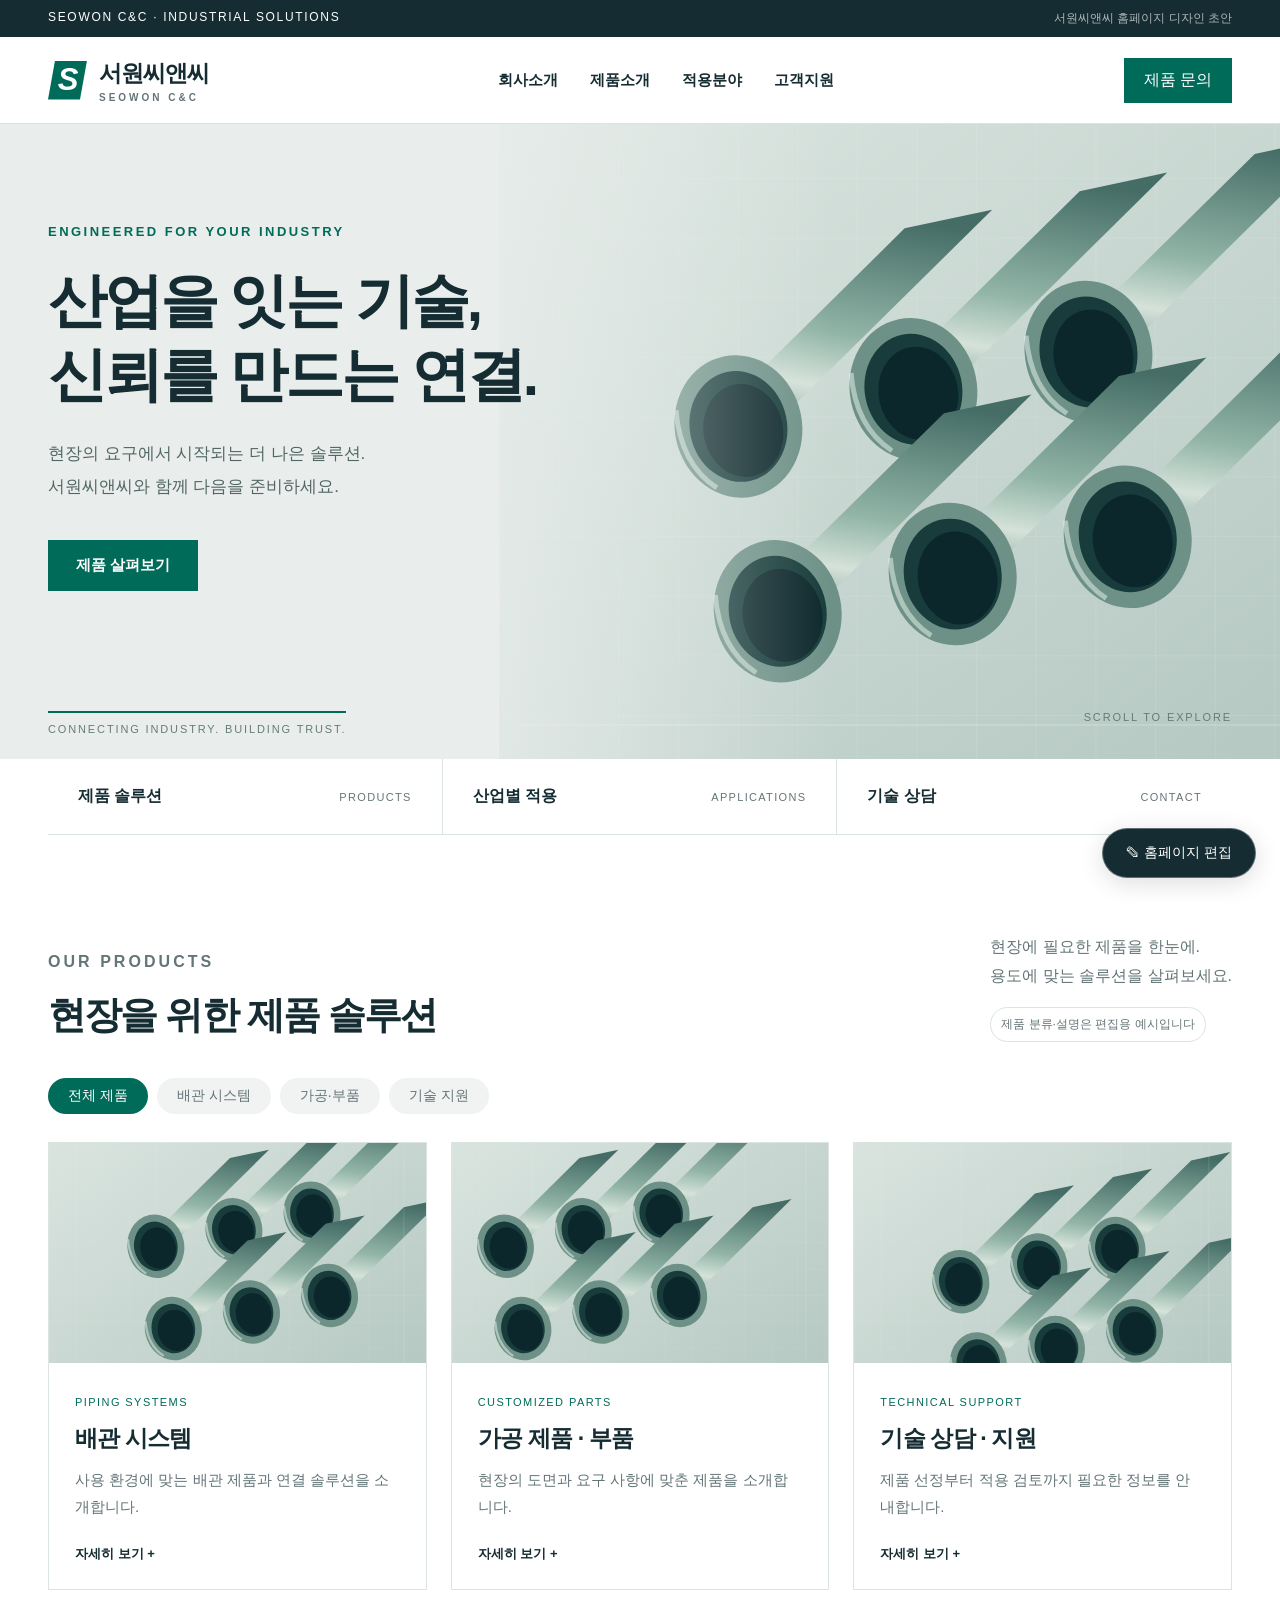
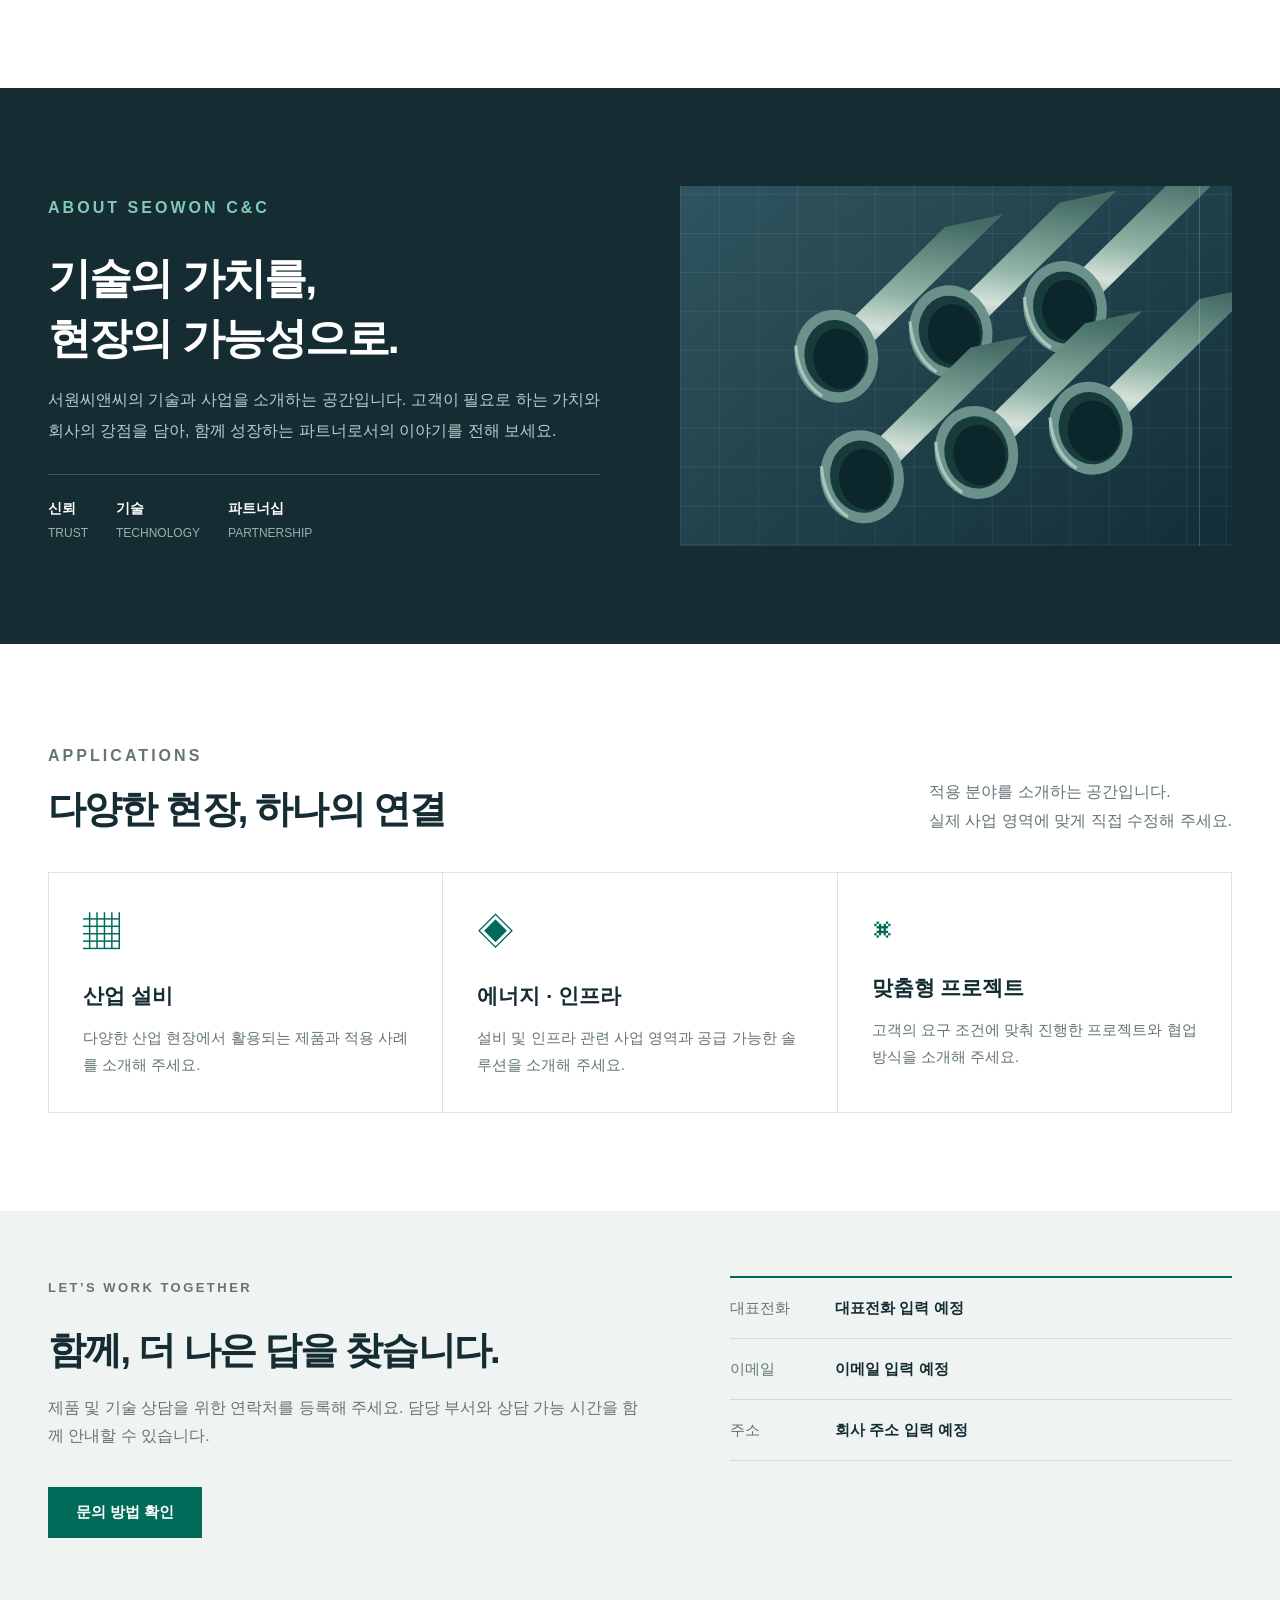
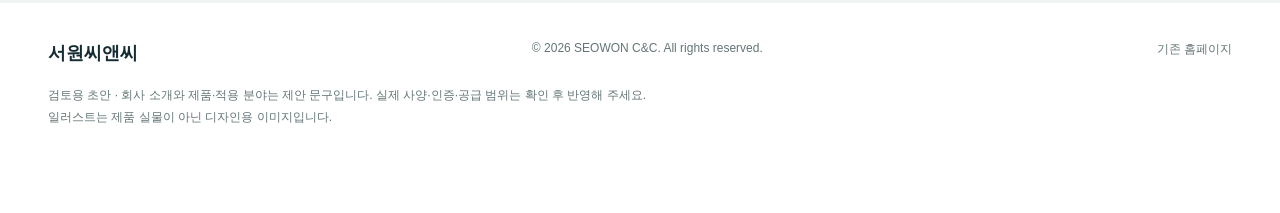
<file: 서원씨앤씨-홈페이지-초안.html>
<!doctype html>
<html lang="ko"><head><meta charset="utf-8"><meta name="viewport" content="width=device-width,initial-scale=1"><meta name="description" content="서원씨앤씨 홈페이지 디자인 초안"><title>서원씨앤씨 | 산업을 잇는 더 나은 기술</title>
<style>
:root{--accent:#006b59;--ink:#152c32;--muted:#647577;--line:#dce4e2;--pale:#eff4f2}*{box-sizing:border-box}html{scroll-behavior:smooth;scroll-padding-top:110px}body{margin:0;font-family:"Pretendard","Noto Sans KR","Malgun Gothic",sans-serif;color:var(--ink);background:#fff}button,input,textarea,select{font:inherit}button,a,input{ -webkit-tap-highlight-color:transparent}button,a{cursor:pointer}a{color:inherit;text-decoration:none}button{border:0}button:focus-visible,a:focus-visible{outline:3px solid #e6ac42;outline-offset:4px}.wrap{max-width:1320px;margin:auto;padding:0 48px}.topline{font-size:12px;letter-spacing:.14em;background:var(--ink);color:#fff;padding:10px 0}.topline .wrap{display:flex;justify-content:space-between}.topline span:last-child{opacity:.65;letter-spacing:0}header{position:sticky;top:0;z-index:10;background:#fffffff5;border-bottom:1px solid var(--line);backdrop-filter:blur(12px)}.nav{height:86px;display:flex;align-items:center;justify-content:space-between;gap:30px}.brand{display:flex;align-items:center;gap:12px;font-size:23px;font-weight:800;letter-spacing:-1px}.mark{width:39px;height:39px;background:var(--accent);color:white;display:grid;place-items:center;font-size:31px;font-style:italic;clip-path:polygon(18% 0,100% 0,82% 100%,0 100%)}.brand small{display:block;font-size:10px;letter-spacing:3px;margin-top:3px;color:var(--muted)}nav{display:flex;gap:32px;font-size:15px;font-weight:600}.nav .contact{padding:12px 20px;background:var(--accent);color:white}.menu{display:none}.hero{position:relative;overflow:hidden;background:#e9eeec;min-height:635px}.hero .wrap{position:relative;z-index:2;padding-top:100px;padding-bottom:95px}.eyebrow{font-size:13px;letter-spacing:.19em;font-weight:700;color:var(--accent);margin:0 0 25px}.hero h1{font-size:clamp(40px,4.6vw,64px);line-height:1.26;letter-spacing:-3px;max-width:650px;margin:0 0 26px;white-space:pre-line}.hero p.desc{line-height:1.9;color:#526664;font-size:17px;max-width:430px;white-space:pre-line}.cta{display:inline-block;padding:16px 28px;background:var(--accent);color:white;font-size:15px;font-weight:600;margin-top:20px}.heroart{position:absolute;right:-5%;top:0;width:66%;height:100%;object-fit:cover;opacity:1}.heroshade{position:absolute;inset:0;background:linear-gradient(90deg,#e9eeec 0%,#e9eeecf5 31%,#e9eeec00 65%)}.herobottom{position:absolute;bottom:24px;left:48px;right:48px;display:flex;justify-content:space-between;font-size:11px;letter-spacing:.17em;color:#667b77}.herobottom span:first-child{border-top:2px solid var(--accent);padding-top:10px}.quick{display:grid;grid-template-columns:repeat(3,1fr);border-bottom:1px solid var(--line)}.quick a{padding:27px 30px;border-right:1px solid var(--line);display:flex;justify-content:space-between;align-items:center;font-weight:600}.quick a:last-child{border:0}.quick small{font-size:11px;letter-spacing:.12em;color:var(--muted);font-weight:400}.section{padding:98px 0}.heading{display:flex;justify-content:space-between;align-items:end;gap:30px;margin-bottom:36px}h2{font-size:38px;letter-spacing:-1.8px;margin:0;line-height:1.4}.heading p{font-size:16px;line-height:1.8;color:var(--muted);margin:0;max-width:440px}.heading .eyebrow{margin-bottom:12px}.draft-tag{font-size:12px;border:1px solid var(--line);border-radius:50px;padding:6px 10px;color:var(--muted);display:inline-block;margin-top:16px}.filters{display:flex;gap:9px;flex-wrap:wrap;margin-bottom:28px}.filters button{padding:9px 20px;background:#f0f3f2;border-radius:30px;font-size:14px;color:var(--muted)}.filters button.active{background:var(--accent);color:white}.products{display:grid;grid-template-columns:repeat(3,1fr);gap:24px}.product{border:1px solid var(--line);background:white;text-align:left;padding:0;color:var(--ink);transition:transform .2s,box-shadow .2s}.product:hover{transform:translateY(-5px);box-shadow:0 15px 30px #132d3410}.product img{width:100%;height:220px;object-fit:cover;background:var(--pale)}.product .body{padding:26px}.product .type{font-size:11px;letter-spacing:.13em;color:var(--accent);margin:0 0 10px}.product h3{font-size:23px;letter-spacing:-.8px;margin:0 0 12px}.product p{font-size:15px;color:var(--muted);line-height:1.8;margin:0}.product .more{display:block;margin-top:25px;font-size:13px;font-weight:600}.about{background:var(--ink);color:white;overflow:hidden}.aboutgrid{display:grid;grid-template-columns:1fr 1fr;gap:80px;align-items:center}.about .eyebrow{color:#81cbb4}.about h2{font-size:43px;white-space:pre-line}.about p{color:#bbcbcc;line-height:1.95;font-size:16px}.aboutart{height:360px;width:100%;object-fit:cover}.values{display:flex;gap:28px;border-top:1px solid #ffffff30;margin-top:28px;padding-top:24px}.values b{font-size:14px}.values small{display:block;color:#9eafae;font-size:12px;margin-top:8px}.markets{display:grid;grid-template-columns:repeat(3,1fr);gap:1px;background:var(--line);border:1px solid var(--line)}.market{background:#fff;padding:34px}.market .symbol{color:var(--accent);font-size:37px;margin-bottom:25px}.market h3{font-size:21px;margin:0 0 14px}.market p{font-size:15px;line-height:1.8;color:var(--muted);margin:0}.contactband{background:var(--pale);padding:65px 0}.contactgrid{display:grid;grid-template-columns:1.2fr 1fr;gap:80px}.contactgrid p{line-height:1.8;color:var(--muted)}.contactinfo{border-top:2px solid var(--accent)}.inforow{display:grid;grid-template-columns:90px 1fr;gap:15px;border-bottom:1px solid #d0dcd7;padding:18px 0;font-size:15px;line-height:1.6;word-break:break-word}.inforow span{color:var(--muted)}footer{padding:38px 0 85px;font-size:12px;color:var(--muted)}.footerrow{display:flex;justify-content:space-between;gap:24px}.footerrow strong{font-size:18px;color:var(--ink)}.footnote{margin-top:20px;line-height:1.8;font-size:12px}.edit-launch{position:fixed;bottom:22px;right:24px;z-index:20;background:var(--ink);color:white;border:1px solid #ffffff50;border-radius:50px;padding:15px 23px;box-shadow:0 5px 25px #0002;font-size:14px}.editor{position:fixed;right:0;top:0;bottom:0;width:390px;z-index:50;background:white;box-shadow:-12px 0 60px #0003;overflow-y:auto;padding:26px;display:none}.editor.open{display:block}.editor h2{font-size:24px;letter-spacing:-1px}.editor header{position:static;display:flex;align-items:center;justify-content:space-between;padding-bottom:20px;margin-bottom:18px}.editor header button{background:#eff3f2;padding:8px 12px}.editor p{font-size:13px;line-height:1.7;color:var(--muted)}.editor label{display:block;font-size:14px;margin:18px 0 8px;font-weight:600}.editor input:not([type=color]),.editor textarea{width:100%;padding:11px;border:1px solid #cbd6d1;border-radius:4px;font-size:14px}.editor textarea{min-height:80px;resize:vertical}.editor details{border-top:1px solid var(--line);padding:16px 0}.editor summary{cursor:pointer;font-weight:700}.editor .action{width:100%;padding:13px;background:var(--accent);color:white;margin-top:10px;font-size:14px}.editor .secondary{background:#edf2f0;color:var(--ink)}.editor .hint{background:#f0f5f2;padding:12px}.editor input[type=file]{font-size:12px!important}.toast{position:fixed;left:50%;bottom:30px;transform:translateX(-50%);padding:14px 22px;color:white;background:var(--ink);border-radius:6px;z-index:100;font-size:14px;display:none;max-width:90%}dialog{max-width:600px;width:calc(100% - 40px);border:0;padding:40px;color:var(--ink);box-shadow:0 20px 70px #0004}dialog::backdrop{background:#10282db3}dialog h2{font-size:29px}dialog p{line-height:1.8;white-space:pre-line;color:var(--muted)}dialog .close{float:right;padding:8px 12px;background:var(--pale)}dialog .cta{border:0}
@media(max-width:1000px){.wrap{padding-left:28px;padding-right:28px}nav{gap:18px}.brand{font-size:20px}.heroart{width:78%;right:-20%;opacity:.65}.hero h1{font-size:52px}.aboutgrid{gap:35px}.products{gap:14px}.product .body{padding:20px}.contactgrid{gap:40px}}
@media(max-width:720px){.topline .wrap span:last-child{display:none}.nav{height:74px}.nav .contact{display:none}.menu{display:block;background:none;font-size:15px;padding:8px}nav{display:none;position:absolute;top:74px;left:0;right:0;background:white;flex-direction:column;padding:24px 28px;border-bottom:1px solid var(--line)}nav.open{display:flex}.hero{min-height:670px}.hero .wrap{padding-top:62px}.hero h1{font-size:43px;letter-spacing:-2px}.heroart{width:110%;height:60%;top:auto;bottom:0;right:-30%;opacity:.65}.heroshade{background:linear-gradient(180deg,#e9eeec 0%,#e9eeecdb 50%,#e9eeec10 100%)}.hero p.desc{font-size:15px;max-width:310px}.herobottom{left:28px;right:28px}.herobottom span:last-child{display:none}.quick a{padding:22px 10px;font-size:13px;text-align:center;justify-content:center}.quick small{display:none}.section{padding:65px 0}.heading{display:block}.heading p{margin-top:18px;font-size:15px}h2{font-size:30px}.products,.markets,.aboutgrid,.contactgrid{grid-template-columns:1fr}.product{display:grid;grid-template-columns:38% 1fr}.product img{height:100%;min-height:210px}.product h3{font-size:21px}.product .more{margin-top:15px}.about h2{font-size:34px}.aboutart{height:260px}.aboutgrid{gap:30px}.market{padding:28px}.market .symbol{float:right;margin:0}.contactgrid{gap:24px}.footerrow{flex-direction:column}.editor{width:min(390px,100%)}.values{gap:20px}.hero .cta{margin-top:12px}}
@media(prefers-reduced-motion:reduce){html{scroll-behavior:auto}*{transition:none!important}}
</style></head><body>
<div class="topline"><div class="wrap"><span>SEOWON C&amp;C · INDUSTRIAL SOLUTIONS</span><span>서원씨앤씨 홈페이지 디자인 초안</span></div></div>
<header><div class="wrap nav"><a class="brand" href="#" aria-label="서원씨앤씨 홈"><span class="mark">S</span><span><span data-text="company"></span><small>SEOWON C&amp;C</small></span></a><nav id="nav"><a href="#about">회사소개</a><a href="#products">제품소개</a><a href="#markets">적용분야</a><a href="#contact">고객지원</a></nav><a class="contact" href="#contact">제품 문의</a><button class="menu" aria-expanded="false" aria-controls="nav">메뉴</button></div></header>
<main><section class="hero"><img class="heroart" id="heroImage" alt="산업용 배관을 표현한 컨셉 일러스트"><div class="heroshade"></div><div class="wrap"><p class="eyebrow" data-text="eyebrow"></p><h1 data-text="headline"></h1><p class="desc" data-text="intro"></p><a class="cta" href="#products">제품 살펴보기</a></div><div class="herobottom"><span>CONNECTING INDUSTRY. BUILDING TRUST.</span><span>SCROLL TO EXPLORE</span></div></section>
<div class="wrap"><div class="quick"><a href="#products">제품 솔루션 <small>PRODUCTS</small></a><a href="#markets">산업별 적용 <small>APPLICATIONS</small></a><a href="#contact">기술 상담 <small>CONTACT</small></a></div></div>
<section id="products" class="section"><div class="wrap"><div class="heading"><div><p class="eyebrow">OUR PRODUCTS</p><h2 data-text="productHeading"></h2></div><p>현장에 필요한 제품을 한눈에.<br>용도에 맞는 솔루션을 살펴보세요.<br><span class="draft-tag">제품 분류·설명은 편집용 예시입니다</span></p></div><div class="filters" aria-label="제품 분류"><button class="active" data-filter="all">전체 제품</button><button data-filter="piping">배관 시스템</button><button data-filter="parts">가공·부품</button><button data-filter="support">기술 지원</button></div><div class="products" id="productList"></div></div></section>
<section id="about" class="section about"><div class="wrap aboutgrid"><div><p class="eyebrow">ABOUT SEOWON C&amp;C</p><h2 data-text="aboutHeading"></h2><p data-text="aboutText"></p><div class="values"><div><b>신뢰</b><small>TRUST</small></div><div><b>기술</b><small>TECHNOLOGY</small></div><div><b>파트너십</b><small>PARTNERSHIP</small></div></div></div><img class="aboutart" id="aboutImage" alt="연결과 정밀함을 표현한 산업 배관 일러스트"></div></section>
<section id="markets" class="section"><div class="wrap"><div class="heading"><div><p class="eyebrow">APPLICATIONS</p><h2>다양한 현장, 하나의 연결</h2></div><p>적용 분야를 소개하는 공간입니다.<br>실제 사업 영역에 맞게 직접 수정해 주세요.</p></div><div class="markets" id="marketList"></div></div></section>
<section id="contact" class="contactband"><div class="wrap contactgrid"><div><p class="eyebrow">LET’S WORK TOGETHER</p><h2 data-text="contactHeading"></h2><p data-text="contactText"></p><button class="cta" id="inquiry">문의 방법 확인</button></div><div class="contactinfo"><div class="inforow"><span>대표전화</span><strong data-text="phone"></strong></div><div class="inforow"><span>이메일</span><strong data-text="email"></strong></div><div class="inforow"><span>주소</span><strong data-text="address"></strong></div></div></div></section></main>
<footer><div class="wrap"><div class="footerrow"><strong data-text="company"></strong><span>© <span id="year"></span> SEOWON C&amp;C. All rights reserved.</span><a href="http://www.s-one.co.kr/" target="_blank" rel="noopener">기존 홈페이지</a></div><div class="footnote">검토용 초안 · 회사 소개와 제품·적용 분야는 제안 문구입니다. 실제 사양·인증·공급 범위는 확인 후 반영해 주세요.<br>일러스트는 제품 실물이 아닌 디자인용 이미지입니다.</div></div></footer>
<button class="edit-launch" id="editLaunch">✎ 홈페이지 편집</button>
<aside class="editor" id="editor" aria-label="홈페이지 편집"><header><h2>홈페이지 편집</h2><button id="closeEditor" aria-label="편집 닫기">닫기</button></header><p class="hint">문구를 바꾸면 화면에 바로 반영됩니다. 저장 내용은 <b>현재 브라우저에만</b> 보관되며, 다른 방문자에게 적용되지 않습니다. 수정본 HTML을 내려받아 공유하거나 이 채팅에 전달해 주세요.</p><div id="editFields"></div><button class="action" id="save">이 브라우저에 저장</button><button class="action secondary" id="export">수정본 HTML 내려받기</button><button class="action secondary" id="reset">기본 초안으로 되돌리기</button><p id="saveStatus" aria-live="polite"></p></aside>
<dialog id="detail"><button class="close" id="closeDetail">닫기</button><p class="eyebrow" id="detailLabel"></p><h2 id="detailTitle"></h2><p id="detailText"></p><button class="cta" id="detailContact">문의 정보 보기</button></dialog><div class="toast" role="status" id="toast"></div>
<script id="initialData" type="application/json">{"company":"서원씨앤씨","eyebrow":"ENGINEERED FOR YOUR INDUSTRY","headline":"산업을 잇는 기술,\n신뢰를 만드는 연결.","intro":"현장의 요구에서 시작되는 더 나은 솔루션.\n서원씨앤씨와 함께 다음을 준비하세요.","productHeading":"현장을 위한 제품 솔루션","aboutHeading":"기술의 가치를,\n현장의 가능성으로.","aboutText":"서원씨앤씨의 기술과 사업을 소개하는 공간입니다. 고객이 필요로 하는 가치와 회사의 강점을 담아, 함께 성장하는 파트너로서의 이야기를 전해 보세요.","contactHeading":"함께, 더 나은 답을 찾습니다.","contactText":"제품 및 기술 상담을 위한 연락처를 등록해 주세요.\n담당 부서와 상담 가능 시간을 함께 안내할 수 있습니다.","phone":"대표전화 입력 예정","email":"이메일 입력 예정","address":"회사 주소 입력 예정","accent":"#006b59","heroImage":"","aboutImage":"","products":[{"name":"배관 시스템","en":"PIPING SYSTEMS","category":"piping","text":"사용 환경에 맞는 배관 제품과 연결 솔루션을 소개합니다.","detail":"제품 소개 예시입니다. 실제 취급 소재, 규격, 사용 온도, 적용 기준 및 공급 범위를 입력해 주세요.","image":""},{"name":"가공 제품 · 부품","en":"CUSTOMIZED PARTS","category":"parts","text":"현장의 도면과 요구 사항에 맞춘 제품을 소개합니다.","detail":"가공 제품 소개 예시입니다. 가공 가능 소재, 치수 범위, 도면 검토 및 납기 안내를 입력해 주세요.","image":""},{"name":"기술 상담 · 지원","en":"TECHNICAL SUPPORT","category":"support","text":"제품 선정부터 적용 검토까지 필요한 정보를 안내합니다.","detail":"기술 지원 소개 예시입니다. 제공 가능한 상담 범위와 필요한 자료, 담당 부서 연락처를 입력해 주세요.","image":""}],"markets":[{"title":"산업 설비","text":"다양한 산업 현장에서 활용되는 제품과 적용 사례를 소개해 주세요."},{"title":"에너지 · 인프라","text":"설비 및 인프라 관련 사업 영역과 공급 가능한 솔루션을 소개해 주세요."},{"title":"맞춤형 프로젝트","text":"고객의 요구 조건에 맞춰 진행한 프로젝트와 협업 방식을 소개해 주세요."}]}</script>
<script>
const KEY='seowon-cnc-draft-v1';
const base=JSON.parse(document.getElementById('initialData').textContent);
let state=structuredClone(base),filter='all';
try{const saved=JSON.parse(localStorage.getItem(KEY));if(saved&&Array.isArray(saved.products)&&saved.products.length===3&&Array.isArray(saved.markets)&&saved.markets.length===3)state={...base,...saved}}catch{}
const $=id=>document.getElementById(id);
function art(variant=0){const colors=variant===3?['#102d36','#315661','#6b918b']:['#b4c7c1','#dce6e1','#6e9187'];let pipes='';for(let i=0;i<6;i++){let x=130+(i%3)*180,y=160+Math.floor(i/3)*190; pipes+='<g transform="translate('+x+' '+y+')"><path d="M0 0 L250 -160 L340 -160 L90 0 Z" fill="url(#metal)"/><ellipse cx="45" cy="0" rx="64" ry="72" fill="'+colors[2]+'"/><ellipse cx="45" cy="0" rx="49" ry="56" fill="#173c3b"/><ellipse cx="49" cy="5" rx="40" ry="47" fill="#0c272b"/><path d="M-13 -29 Q-20 25 11 56" fill="none" stroke="#e0eee5" stroke-width="5" opacity=".55"/></g>'}
let svg='<svg xmlns="http://www.w3.org/2000/svg" viewBox="0 0 850 650"><defs><linearGradient id="bg" x2="1" y2="1"><stop stop-color="'+colors[1]+'"/><stop offset="1" stop-color="'+colors[0]+'"/></linearGradient><linearGradient id="metal" x1="0" y1="1" x2=".8" y2="0"><stop stop-color="'+colors[2]+'"/><stop offset=".28" stop-color="#d5e2da"/><stop offset=".5" stop-color="#92b5a7"/><stop offset="1" stop-color="#456d66"/></linearGradient><pattern id="grid" width="60" height="60" patternUnits="userSpaceOnUse"><path d="M60 0H0V60" fill="none" stroke="#ffffff" stroke-opacity=".19"/></pattern></defs><rect width="850" height="650" fill="url(#bg)"/><rect width="850" height="650" fill="url(#grid)"/><g transform="translate('+ (variant===1?-30:90) +' '+(variant===2?180:100)+') rotate(-12 400 300)">'+pipes+'</g><path d="M20 610H830M800 20V630" stroke="#fff" stroke-opacity=".3" fill="none"/></svg>';
return 'data:image/svg+xml;charset=utf-8,'+encodeURIComponent(svg)}
function validImage(v){return typeof v==='string'&&(/^data:image\/(png|jpeg|webp|gif);base64,/.test(v)||/^https?:\/\//.test(v))}
function getImage(v,fallback){return validImage(v)?v:art(fallback)}
function render(){document.documentElement.style.setProperty('--accent',/^#[0-9a-f]{6}$/i.test(state.accent)?state.accent:base.accent);document.querySelectorAll('[data-text]').forEach(el=>el.textContent=state[el.dataset.text]);$('heroImage').src=getImage(state.heroImage,0);$('aboutImage').src=getImage(state.aboutImage,3);$('productList').replaceChildren();state.products.forEach((p,i)=>{if(filter!=='all'&&p.category!==filter)return;const b=document.createElement('button');b.className='product';b.setAttribute('aria-label',p.name+' 상세 보기');const img=document.createElement('img');img.src=getImage(p.image,i);img.alt=p.image?p.name:'제품 컨셉 일러스트';const body=document.createElement('div');body.className='body';[['p','type',p.en],['h3','',p.name],['p','',p.text],['span','more','자세히 보기 +']].forEach(([tag,cls,t])=>{let el=document.createElement(tag);el.className=cls;el.textContent=t;body.append(el)});b.append(img,body);b.onclick=()=>openDetail(p.en,p.name,p.detail+'\n\n※ 초안 예시 내용입니다. 실제 제품 정보 확인 후 수정해 주세요.');$('productList').append(b)});$('marketList').replaceChildren();state.markets.forEach((m,i)=>{const box=document.createElement('article');box.className='market';const sym=document.createElement('div');sym.className='symbol';sym.setAttribute('aria-hidden','true');sym.textContent=['▦','◈','⌘'][i];const h=document.createElement('h3');h.textContent=m.title;const p=document.createElement('p');p.textContent=m.text;box.append(sym,h,p);$('marketList').append(box)});$('year').textContent=new Date().getFullYear()}
function openDetail(label,title,txt){$('detailLabel').textContent=label;$('detailTitle').textContent=title;$('detailText').textContent=txt;$('detail').showModal()}
function notify(s){$('toast').textContent=s;$('toast').style.display='block';clearTimeout(window.toastTimer);window.toastTimer=setTimeout(()=>$('toast').style.display='none',3500)}
function field(parent,label,obj,key,multi=false,type='text'){const id='f'+Math.random().toString(36).slice(2);let l=document.createElement('label');l.htmlFor=id;l.textContent=label;let input=document.createElement(multi?'textarea':'input');input.id=id;if(!multi)input.type=type;input.value=obj[key]||'';input.oninput=()=>{obj[key]=input.value;render();$('saveStatus').textContent='未저장 변경 사항이 있습니다.'.replace('未','미')};parent.append(l,input)}
function imageField(parent,label,obj,key){field(parent,label+' URL',obj,key);let l=document.createElement('label');l.textContent=label+' 파일 선택';let input=document.createElement('input');input.type='file';input.accept='image/png,image/jpeg,image/webp';input.onchange=()=>{const f=input.files[0];if(!f)return;if(f.size>3*1024*1024){notify('3MB 이하 이미지를 선택해 주세요.');return}if(!/^image\/(png|jpeg|webp)$/.test(f.type)){notify('PNG, JPG, WEBP 이미지를 선택해 주세요.');return}let r=new FileReader();r.onload=()=>{obj[key]=r.result;render();buildEditor();$('saveStatus').textContent='이미지가 변경되었습니다. 저장해 주세요.'};r.readAsDataURL(f)};l.append(input);parent.append(l)}
function group(title,open=false){let d=document.createElement('details');d.open=open;let s=document.createElement('summary');s.textContent=title;d.append(s);$('editFields').append(d);return d}
function buildEditor(){$('editFields').replaceChildren();let d=group('브랜드 · 메인 화면',true);field(d,'회사 이름',state,'company');field(d,'대표 색상',state,'accent',false,'color');field(d,'영문 소개',state,'eyebrow');field(d,'메인 제목',state,'headline',true);field(d,'메인 설명',state,'intro',true);imageField(d,'메인 이미지',state,'heroImage');d=group('회사 소개');field(d,'제목',state,'aboutHeading',true);field(d,'소개 문구',state,'aboutText',true);imageField(d,'회사 소개 이미지',state,'aboutImage');d=group('제품 소개');field(d,'섹션 제목',state,'productHeading');state.products.forEach((p,i)=>{let h=document.createElement('h3');h.textContent='제품 '+(i+1);d.append(h);field(d,'제품명',p,'name');field(d,'영문 분류',p,'en');field(d,'요약 설명',p,'text',true);field(d,'상세 설명',p,'detail',true);imageField(d,'제품 이미지',p,'image')});d=group('적용 분야');state.markets.forEach(m=>{field(d,'분야 이름',m,'title');field(d,'설명',m,'text',true)});d=group('연락처 · 문의');[['문의 제목','contactHeading'],['문의 안내','contactText'],['대표전화','phone'],['이메일','email'],['주소','address']].forEach(([label,key])=>field(d,label,state,key,key==='contactText'))}
$('editLaunch').onclick=()=>{$('editor').classList.add('open');$('closeEditor').focus()};$('closeEditor').onclick=()=>{$('editor').classList.remove('open');$('editLaunch').focus()};document.addEventListener('keydown',e=>{if(e.key==='Escape')$('editor').classList.remove('open')});
$('save').onclick=()=>{try{localStorage.setItem(KEY,JSON.stringify(state));$('saveStatus').textContent='이 브라우저에 저장했습니다. 다른 방문자에게는 적용되지 않습니다.';notify('이 브라우저에 저장했습니다.')}catch{notify('저장 공간이 부족합니다. HTML로 내려받아 주세요.')}};
$('export').onclick=()=>{const copy=document.documentElement.cloneNode(true);copy.querySelector('#initialData').textContent=JSON.stringify(state).replace(/</g,'\\u003c');copy.querySelector('#editor').classList.remove('open');copy.querySelector('#detail').removeAttribute('open');copy.querySelector('#toast').style.display='none';const blob=new Blob(['<!doctype html>\n'+copy.outerHTML],{type:'text/html;charset=utf-8'});const a=document.createElement('a');a.href=URL.createObjectURL(blob);a.download='서원씨앤씨-홈페이지-수정본.html';a.click();setTimeout(()=>URL.revokeObjectURL(a.href),1000);notify('수정본 HTML을 내려받았습니다.')};
$('reset').onclick=()=>{if(confirm('이 브라우저의 수정 내용을 기본 초안으로 되돌릴까요? 먼저 HTML로 내려받아 보관할 수 있습니다.')){state=structuredClone(base);try{localStorage.removeItem(KEY)}catch{}render();buildEditor();notify('기본 초안으로 되돌렸습니다.')}};
$('closeDetail').onclick=()=>$('detail').close();$('detailContact').onclick=()=>{$('detail').close();location.hash='contact'};$('inquiry').onclick=()=>openDetail('CONTACT','문의 안내','대표전화: '+state.phone+'\n이메일: '+state.email+'\n주소: '+state.address+'\n\n이 초안은 온라인 문의를 전송하지 않습니다. 실제 연락처를 입력한 후 해당 연락처로 문의해 주세요.');
document.querySelectorAll('[data-filter]').forEach(b=>b.onclick=()=>{filter=b.dataset.filter;document.querySelectorAll('[data-filter]').forEach(x=>{x.classList.toggle('active',x===b);x.setAttribute('aria-pressed',String(x===b))});render()});
document.querySelector('.menu').onclick=function(){const open=$('nav').classList.toggle('open');this.setAttribute('aria-expanded',String(open))};document.querySelectorAll('nav a').forEach(a=>a.onclick=()=>{$('nav').classList.remove('open');document.querySelector('.menu').setAttribute('aria-expanded','false')});render();buildEditor();
</script></body></html>
</file>
